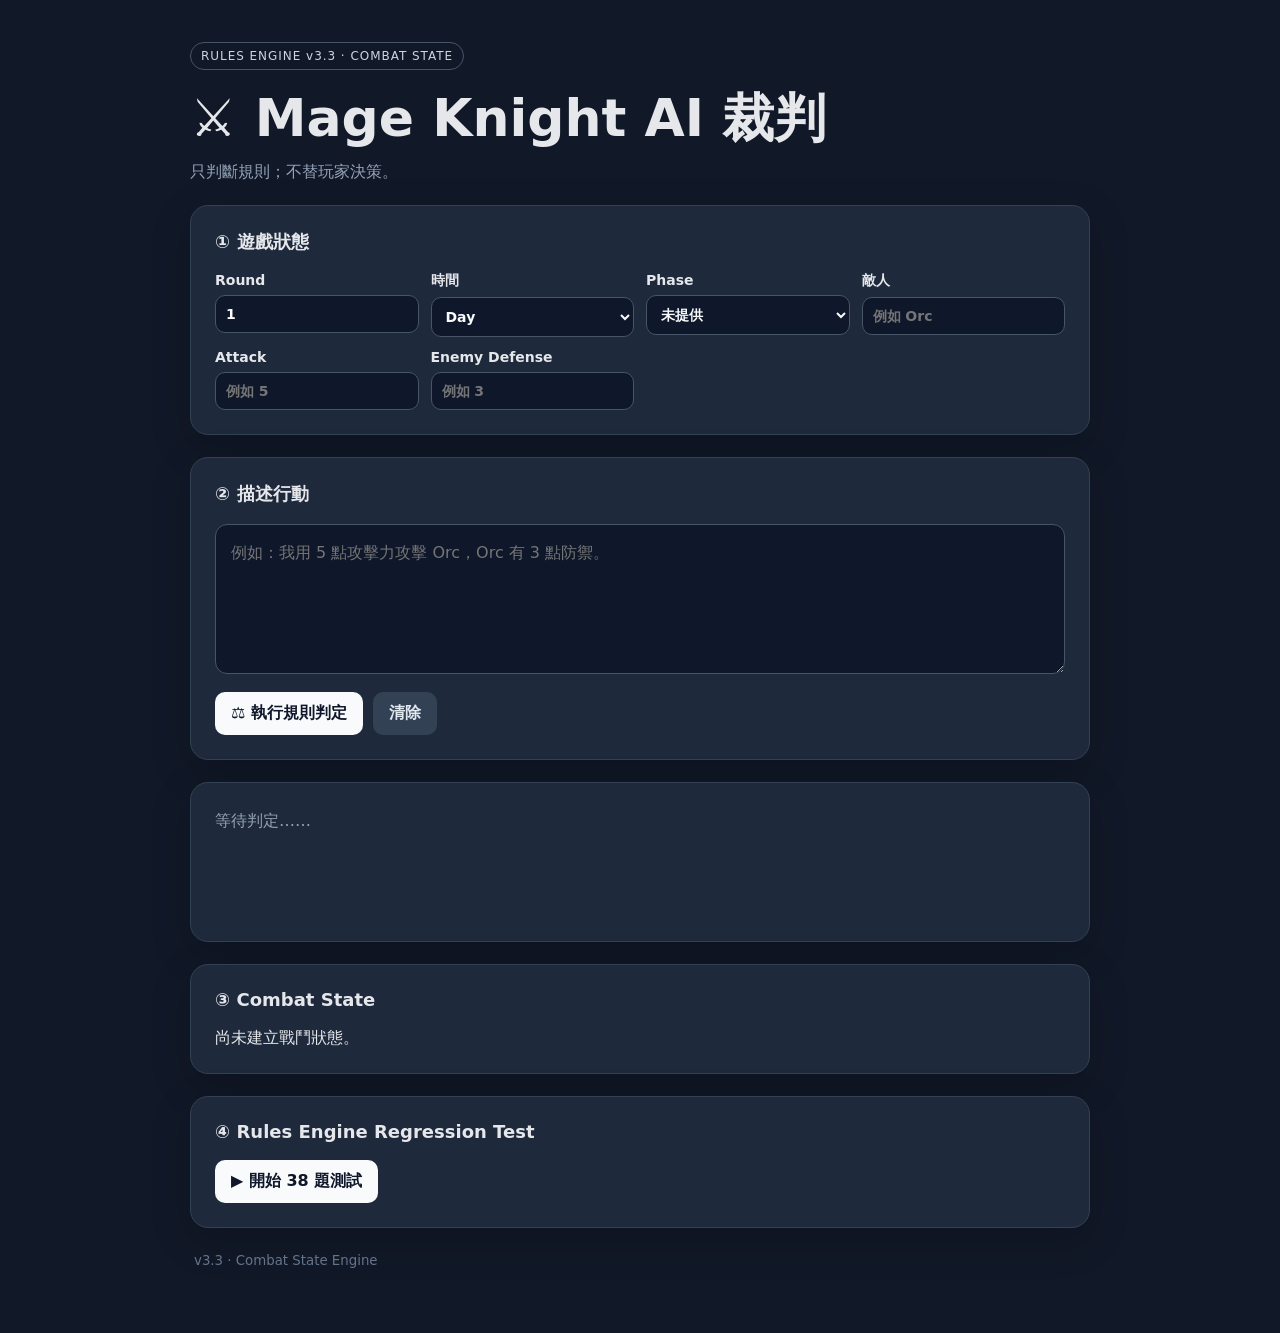
<file: index.html>
<!doctype html><html lang="zh-Hant"><head><meta charset="UTF-8"><meta name="viewport" content="width=device-width,initial-scale=1"><title>Mage Knight AI 裁判 v3.3</title><link rel="stylesheet" href="style.css"></head><body><main class="app"><header><div class="badge">RULES ENGINE v3.3 · COMBAT STATE</div><h1>⚔ Mage Knight AI 裁判</h1><p>只判斷規則；不替玩家決策。</p></header><section class="panel"><h2>① 遊戲狀態</h2><div class="grid"><label>Round<input id="round" type="number" value="1"></label><label>時間<select id="time"><option>Day</option><option>Night</option></select></label><label>Phase<select id="phase"><option value="unknown">未提供</option><option>Attack</option><option>Block</option><option>Movement</option><option>Interaction</option><option>Ranged/Siege</option><option>End of Turn</option></select></label><label>敵人<input id="enemy" placeholder="例如 Orc"></label><label>Attack<input id="attack" type="number" placeholder="例如 5"></label><label>Enemy Defense<input id="enemyDefense" type="number" placeholder="例如 3"></label></div></section><section class="panel"><h2>② 描述行動</h2><textarea id="action" placeholder="例如：我用 5 點攻擊力攻擊 Orc，Orc 有 3 點防禦。"></textarea><div class="controls"><button id="checkBtn">⚖ 執行規則判定</button><button id="clearBtn" class="secondary">清除</button></div></section><section id="result" class="result empty">等待判定……</section><section class="panel"><h2>③ Combat State</h2><div id="combatSnapshot">尚未建立戰鬥狀態。</div></section><section class="panel"><h2>④ Rules Engine Regression Test</h2><button id="runRegression">▶ 開始 38 題測試</button><div id="testSummary" class="test-summary" hidden></div><div id="testList" class="test-list"></div></section><footer><small>v3.3 · Combat State Engine</small></footer></main><script src="app.js?v=3.3.1"></script><script>const action=document.getElementById('action'),result=document.getElementById('result');function ui(){return{round:+round.value||1,time:time.value,phase:phase.value,enemy:enemy.value.trim(),attack:attack.value===''?undefined:+attack.value,enemyDefense:enemyDefense.value===''?undefined:+enemyDefense.value,unitState:'unknown'}}function run(){const r=check(action.value,ui());result.className='result '+r.type;result.innerHTML='<div class="verdict">'+(r.title||r.type)+'</div><div>'+r.body+'</div><div class="rule-id">Rule: '+(r.ruleId||'—')+'</div>';if(r.normalized?.action==='attack')document.getElementById('combatSnapshot').innerHTML='Target: '+(r.normalized.entities.enemy||enemy.value||'—')+' · Attack: '+(r.normalized.entities.attack??attack.value??'—')+' · Defense: '+(r.normalized.entities.enemyDefense??enemyDefense.value??'—')+' · Damage: '+(r.normalized.entities.damage??'—')}document.getElementById('checkBtn').onclick=run;document.getElementById('clearBtn').onclick=()=>{action.value='';result.className='result empty';result.textContent='等待判定……'};const REG=[['R-001','我這回合第二次使用已經 Spent 的 Unit。',{unitState:'unknown'},'violation'],['R-002','我再次使用這個 Unit。',{unitState:'unknown'},'insufficient'],['R-003','Concentration 取得 Mana。',{},'ok'],['R-004','我在 Block 階段 Block。',{phase:'Block'},'ok'],['R-005','我在 Attack 階段 Block。',{phase:'Attack'},'violation'],['R-006','我用 Block 防禦敵人的攻擊。',{phase:'unknown'},'insufficient'],['R-007','我攻擊敵人。',{},'insufficient'],['R-008','我要移動到森林。',{},'insufficient'],['R-009','我使用 Unit。',{unitState:'unknown'},'insufficient'],['R-010','我這回合第二次使用已經 Spent 的 Unit',{unitState:'ready'},'violation'],['R-011','',{},'insufficient'],['R-012','這個行動是否合法？',{},'insufficient'],['R-013','這個行動一定合法。',{},'insufficient'],['R-014','我要移動到森林。',{},'insufficient'],['R-015','我要攻擊敵人。',{},'insufficient'],['R-016','晚上我要移動到森林。',{time:'Night'},'insufficient'],['R-017','我使用 Unit。',{unitState:'unknown'},'insufficient'],['R-018','我再次啟動 Unit。',{unitState:'unknown'},'insufficient'],['R-019','我再次啟動已用過的 Unit。',{},'violation'],['R-020','Concentration 取得 魔力。',{},'ok'],['R-021','我在白天移動到森林。',{time:'Day'},'insufficient'],['R-022','我在 Attack 階段 Block。',{phase:'Attack'},'violation'],['R-023','我在 Block 階段 Block。',{phase:'Block'},'ok'],['R-024','我在 Block 階段用 Block 防禦敵人的攻擊。',{phase:'Block'},'ok'],['R-025','attack enemy',{},'insufficient'],['R-026','move to forest',{},'insufficient'],['R-027','use unit again',{},'insufficient'],['R-028','use spent unit again',{},'violation'],['R-029','concentration mana',{},'ok'],['R-030','我不確定這個行動可以嗎？',{},'insufficient'],['R-031','我再次使用這個 Unit。',{unitState:'spent'},'violation'],['R-032','我再次使用這個 Unit。',{unitState:'ready'},'insufficient'],['R-033','我攻擊敵人。',{phase:'Attack'},'insufficient'],['R-034','我移動到森林。',{time:'Night'},'insufficient'],['R-035','未知行動。',{},'insufficient'],['R-036','是否合法',{},'insufficient'],['R-037','我一定合法。',{},'insufficient'],['R-038','Concentration 取得 Mana',{},'ok']];document.getElementById('runRegression').onclick=()=>{let p=0;testList.innerHTML='';REG.forEach(([id,t,s,e])=>{const r=check(t,s),ok=r.type===e;if(ok)p++;testList.innerHTML+=`<div>${ok?'✓':'✗'} ${id} · expected ${e} · got ${r.type} · ${r.ruleId||'-'}</div>`});testSummary.hidden=false;testSummary.textContent=(p===38?'PASS':'FAIL')+' — '+p+'/38 passed';testSummary.className='test-summary '+(p===38?'test-pass':'test-fail')};</script></body></html>
</file>
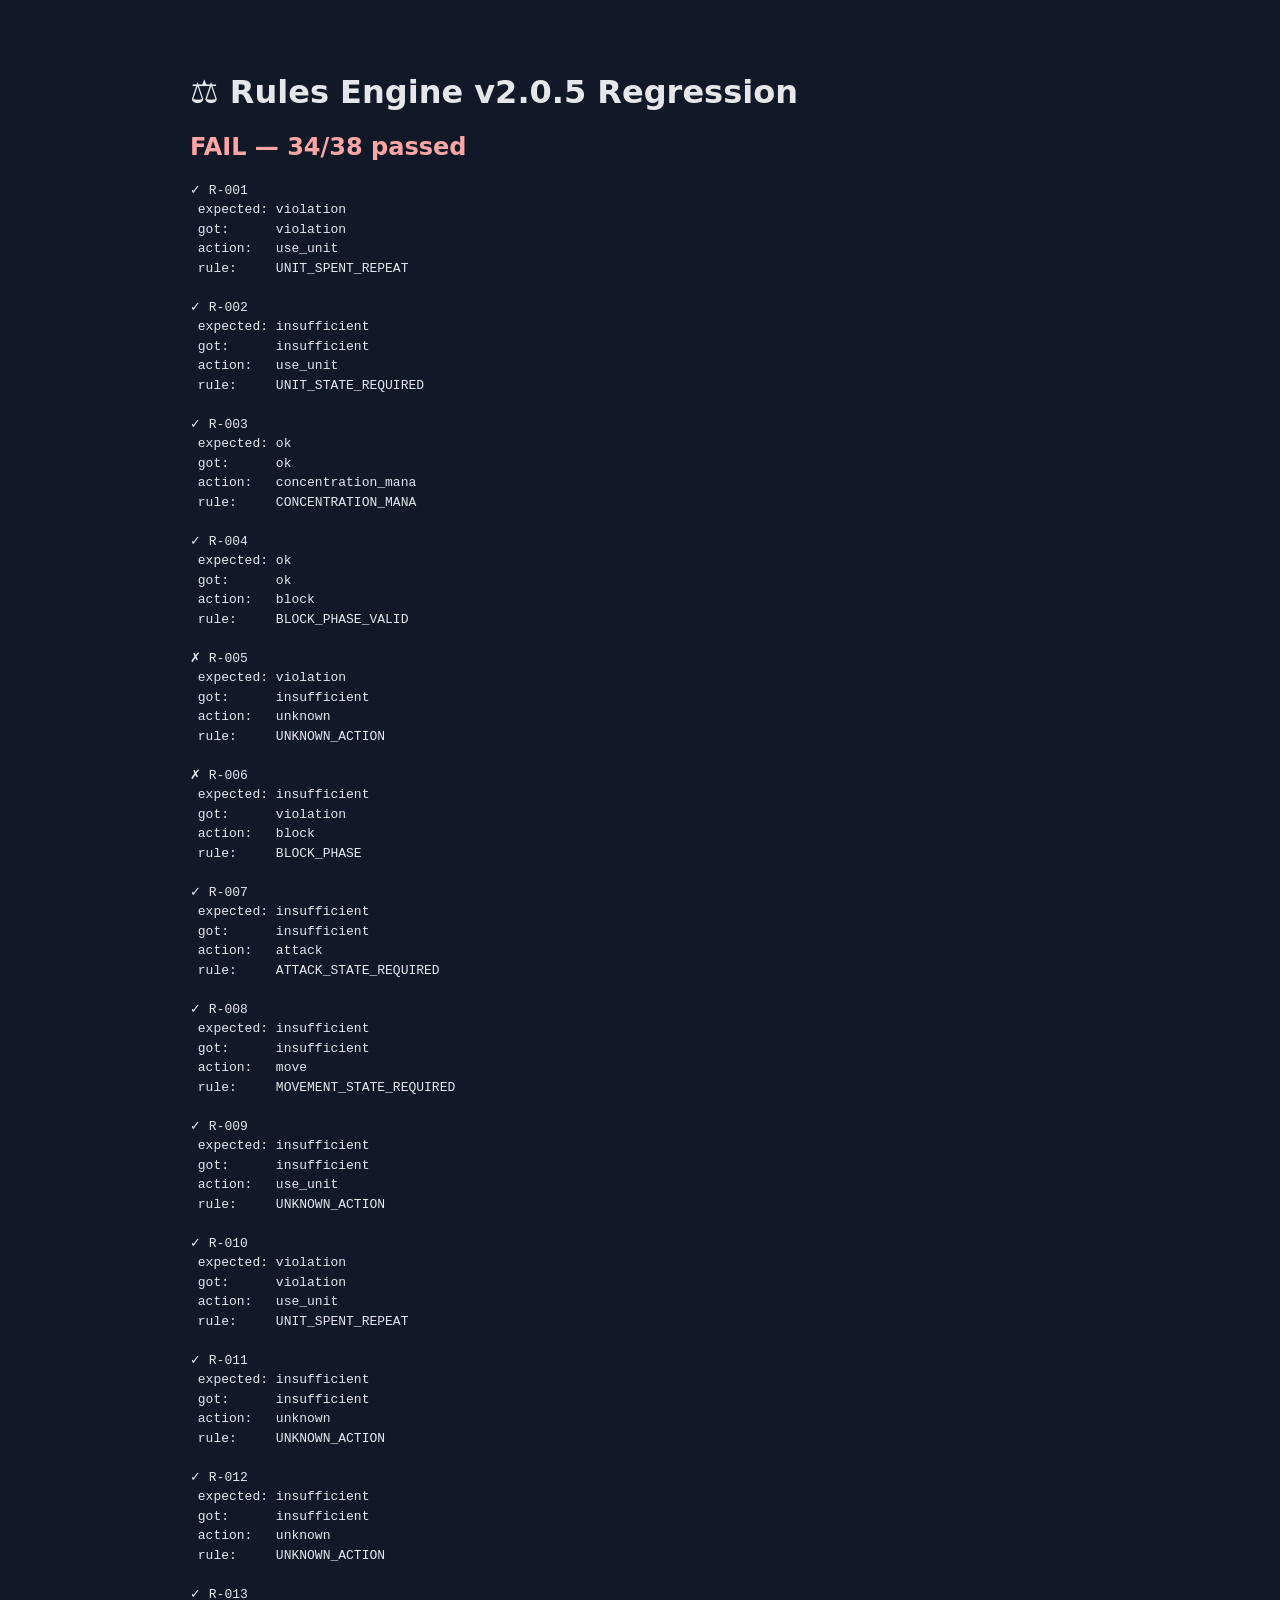
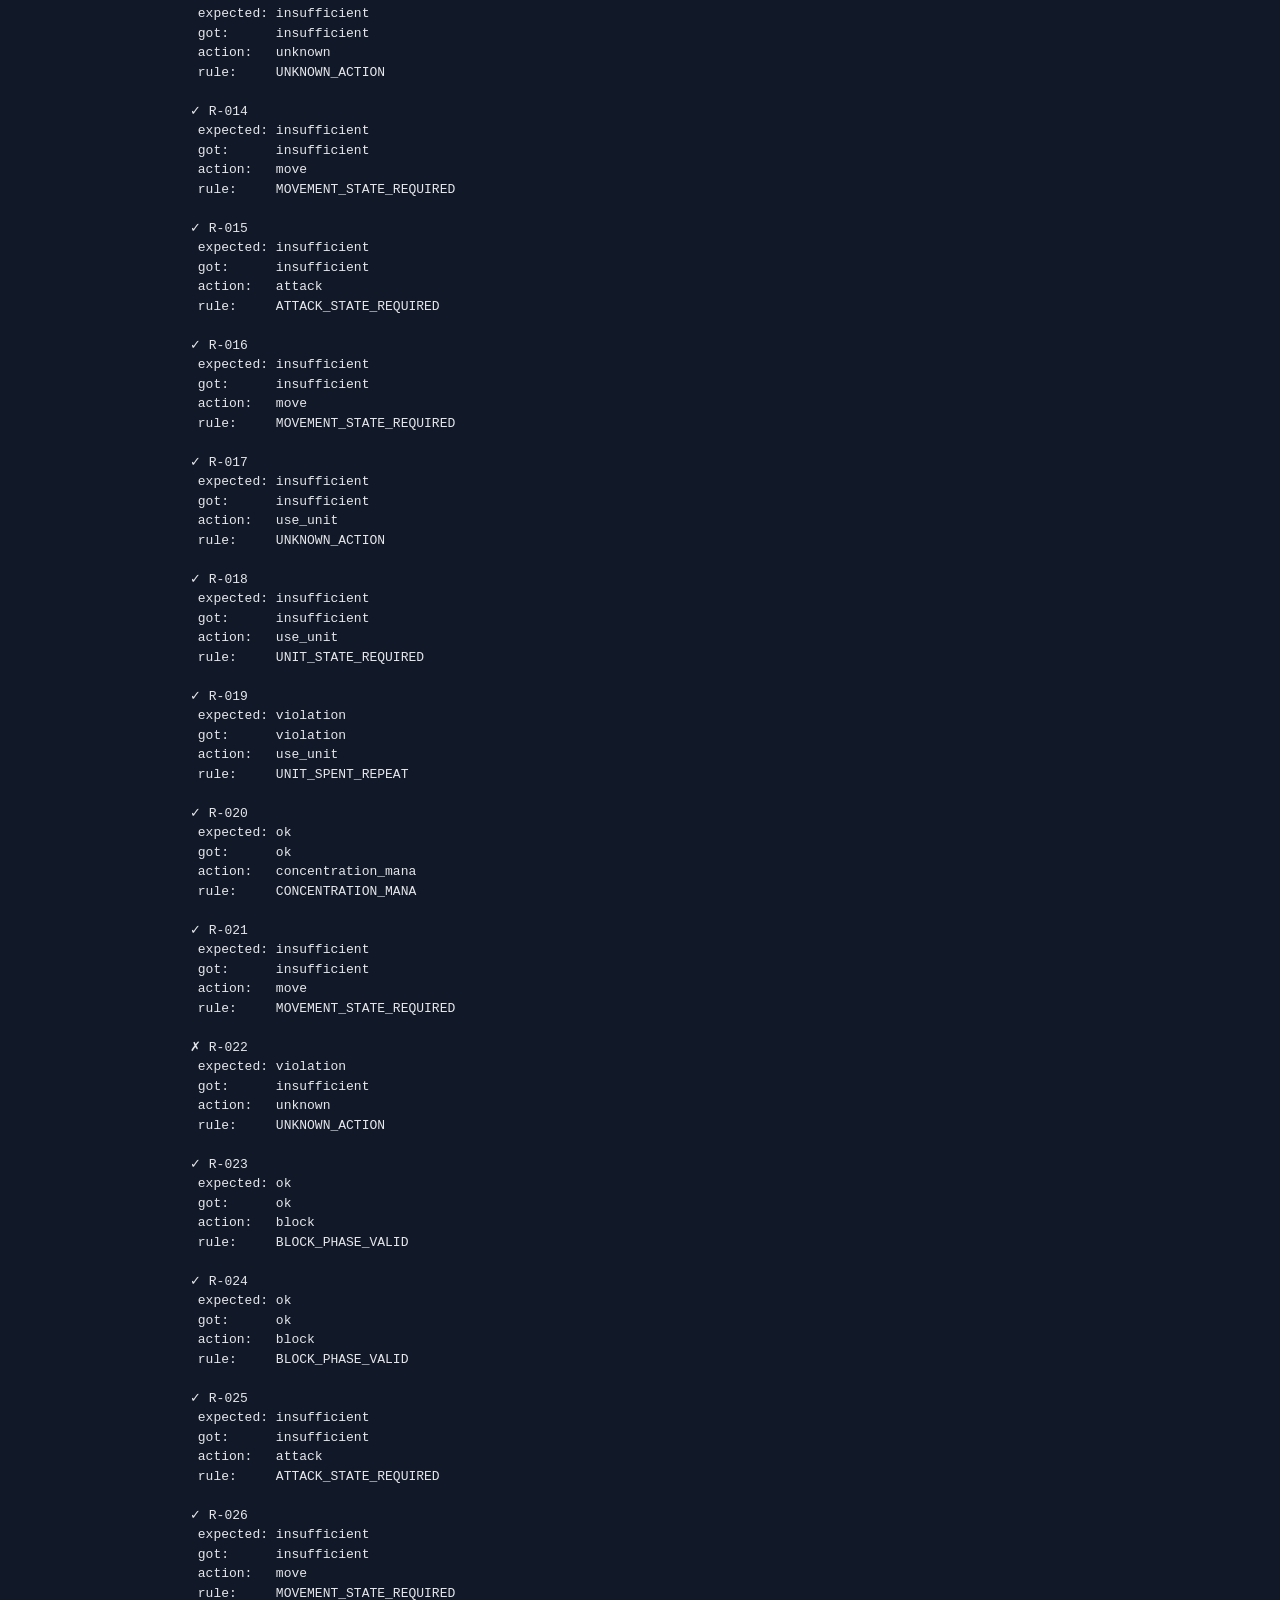
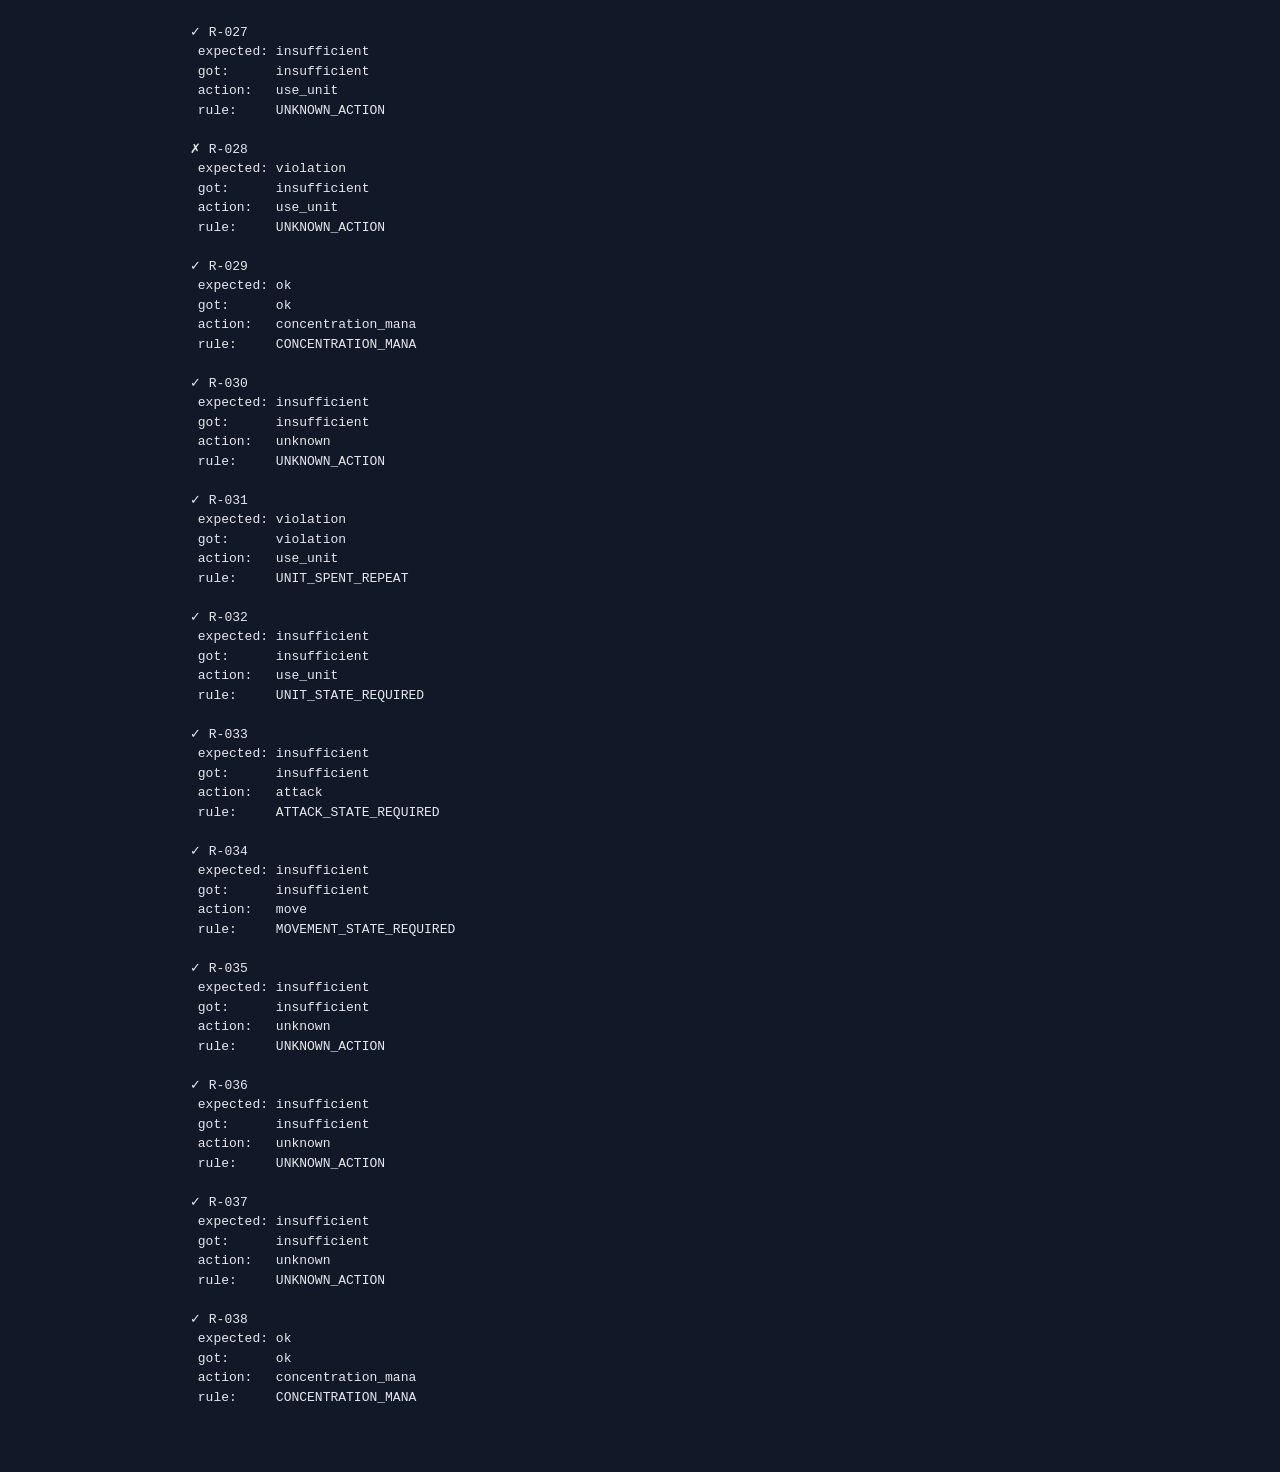
<file: regression-v2.html>
<!doctype html><html lang="zh-Hant"><meta charset="utf-8"><meta name="viewport" content="width=device-width,initial-scale=1"><title>Rules Engine v2.0.5 Regression</title><style>body{font-family:system-ui,"Microsoft JhengHei",sans-serif;max-width:900px;margin:32px auto;padding:20px;background:#111827;color:#e5e7eb}.pass{color:#86efac}.fail{color:#fca5a5}pre{white-space:pre-wrap;line-height:1.5}</style><h1>⚖ Rules Engine v2.0.5 Regression</h1><div id="summary">Running…</div><pre id="details"></pre><script src="./engine-v2.0.5.js"></script><script>(function(){const C=[['R-001','我這回合第二次使用已經 Spent 的 Unit。',{unitState:'unknown'},'violation'],['R-002','我再次使用這個 Unit。',{unitState:'unknown'},'insufficient'],['R-003','Concentration 取得 Mana。',{},'ok'],['R-004','我在 Block 階段 Block。',{phase:'Block'},'ok'],['R-005','我在 Attack 階段 Block。',{phase:'Attack'},'violation'],['R-006','我用 Block 防禦敵人的攻擊。',{phase:'unknown'},'insufficient'],['R-007','我攻擊敵人。',{},'insufficient'],['R-008','我要移動到森林。',{},'insufficient'],['R-009','我使用 Unit。',{unitState:'unknown'},'insufficient'],['R-010','我這回合第二次使用已經 Spent 的 Unit',{unitState:'ready'},'violation'],['R-011','',{},'insufficient'],['R-012','這個行動是否合法？',{},'insufficient'],['R-013','這個行動一定合法。',{},'insufficient'],['R-014','我要移動到森林。',{},'insufficient'],['R-015','我要攻擊敵人。',{},'insufficient'],['R-016','晚上我要移動到森林。',{time:'Night'},'insufficient'],['R-017','我使用 Unit。',{unitState:'unknown'},'insufficient'],['R-018','我再次啟動 Unit。',{unitState:'unknown'},'insufficient'],['R-019','我再次啟動已用過的 Unit。',{},'violation'],['R-020','Concentration 取得 魔力。',{},'ok'],['R-021','我在白天移動到森林。',{time:'Day'},'insufficient'],['R-022','我在 Attack 階段 Block。',{phase:'Attack'},'violation'],['R-023','我在 Block 階段 Block。',{phase:'Block'},'ok'],['R-024','我在 Block 階段用 Block 防禦敵人的攻擊。',{phase:'Block'},'ok'],['R-025','attack enemy',{},'insufficient'],['R-026','move to forest',{},'insufficient'],['R-027','use unit again',{},'insufficient'],['R-028','use spent unit again',{},'violation'],['R-029','concentration mana',{},'ok'],['R-030','我不確定這個行動可以嗎？',{},'insufficient'],['R-031','我再次使用這個 Unit。',{unitState:'spent'},'violation'],['R-032','我再次使用這個 Unit。',{unitState:'ready'},'insufficient'],['R-033','我攻擊敵人。',{phase:'Attack'},'insufficient'],['R-034','我移動到森林。',{time:'Night'},'insufficient'],['R-035','未知行動。',{},'insufficient'],['R-036','是否合法',{},'insufficient'],['R-037','我一定合法。',{},'insufficient'],['R-038','Concentration 取得 Mana',{},'ok']];let p=0,f=0,a=[];C.forEach(([id,t,s,e])=>{const r=check(t,s),ok=r.type===e;ok?p++:f++;a.push((ok?'✓':'✗')+' '+id+'\n expected: '+e+'\n got:      '+r.type+'\n action:   '+(r.normalized?.action||'-')+'\n rule:     '+(r.ruleId||'-'))});document.getElementById('summary').innerHTML='<h2 class="'+(f?'fail':'pass')+'">'+(f?'FAIL':'PASS')+' — '+p+'/38 passed</h2>';document.getElementById('details').textContent=a.join('\n\n')})();</script></html>
</file>
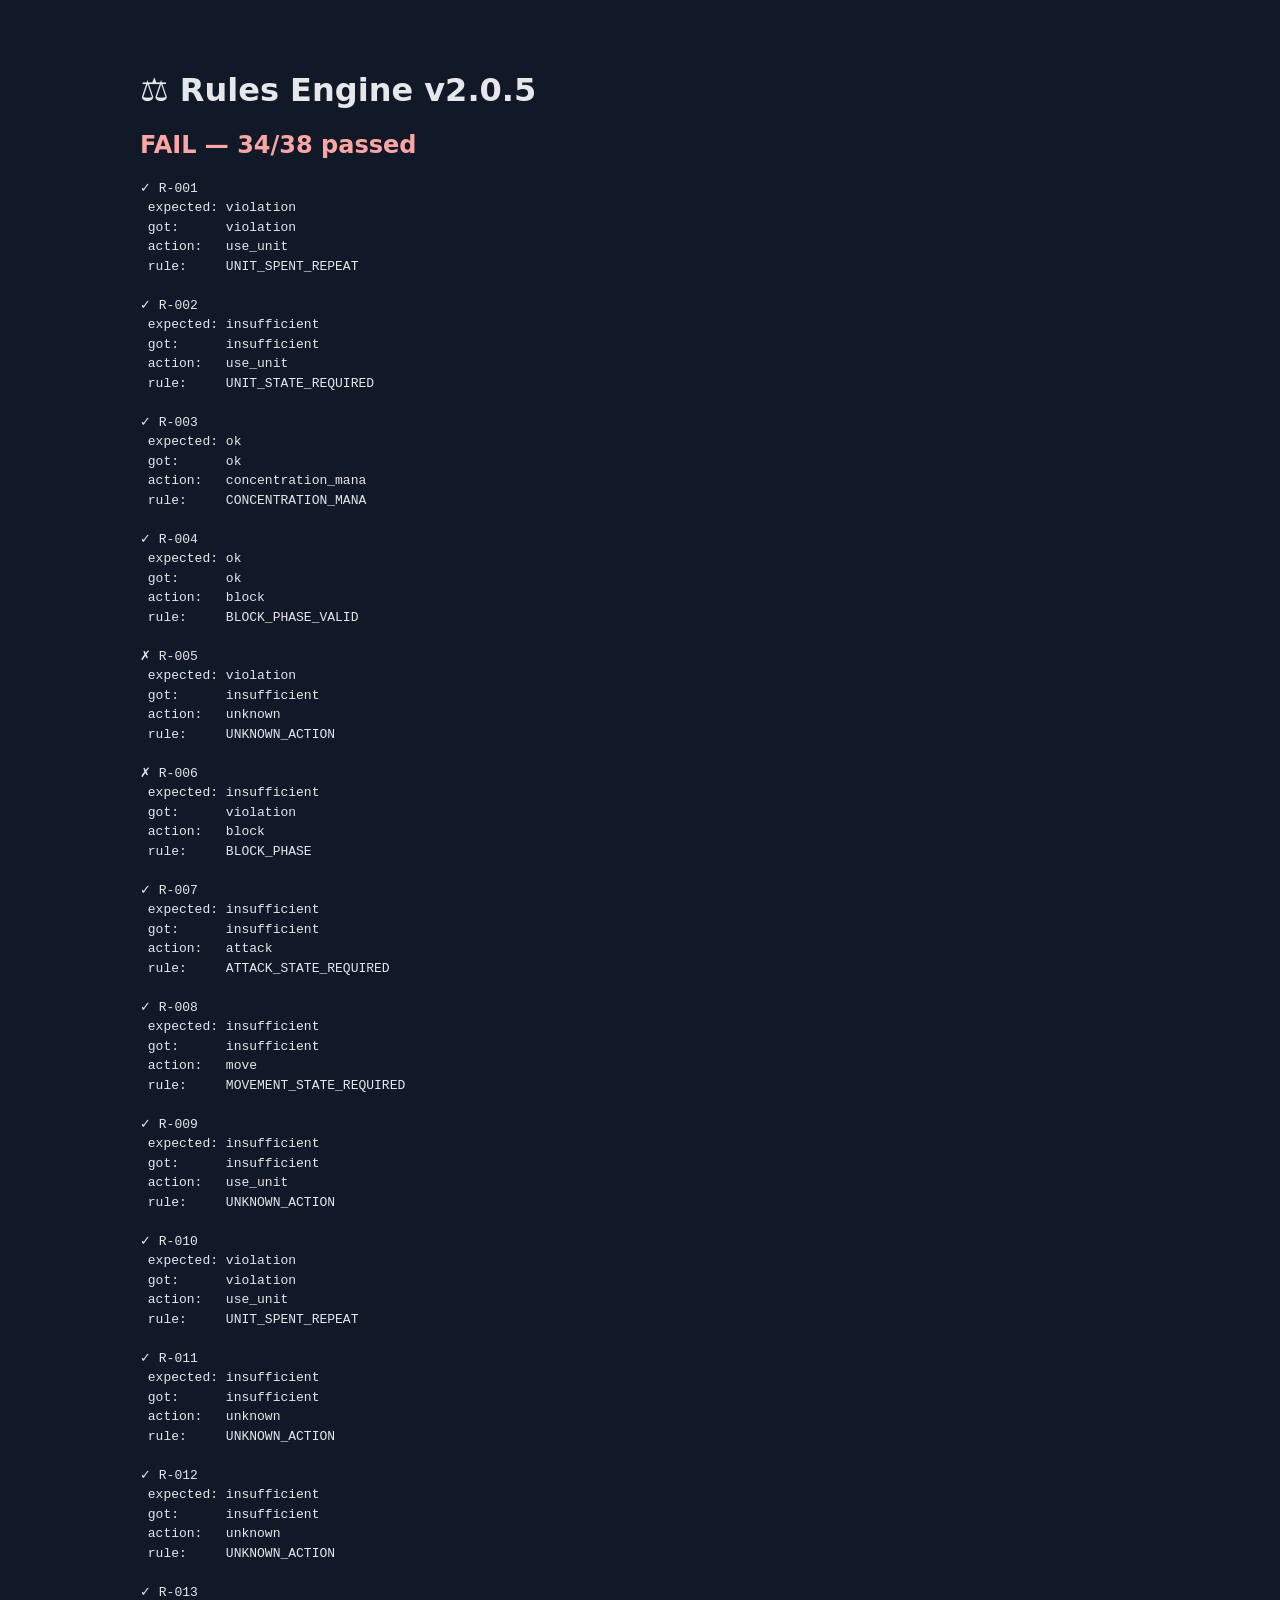
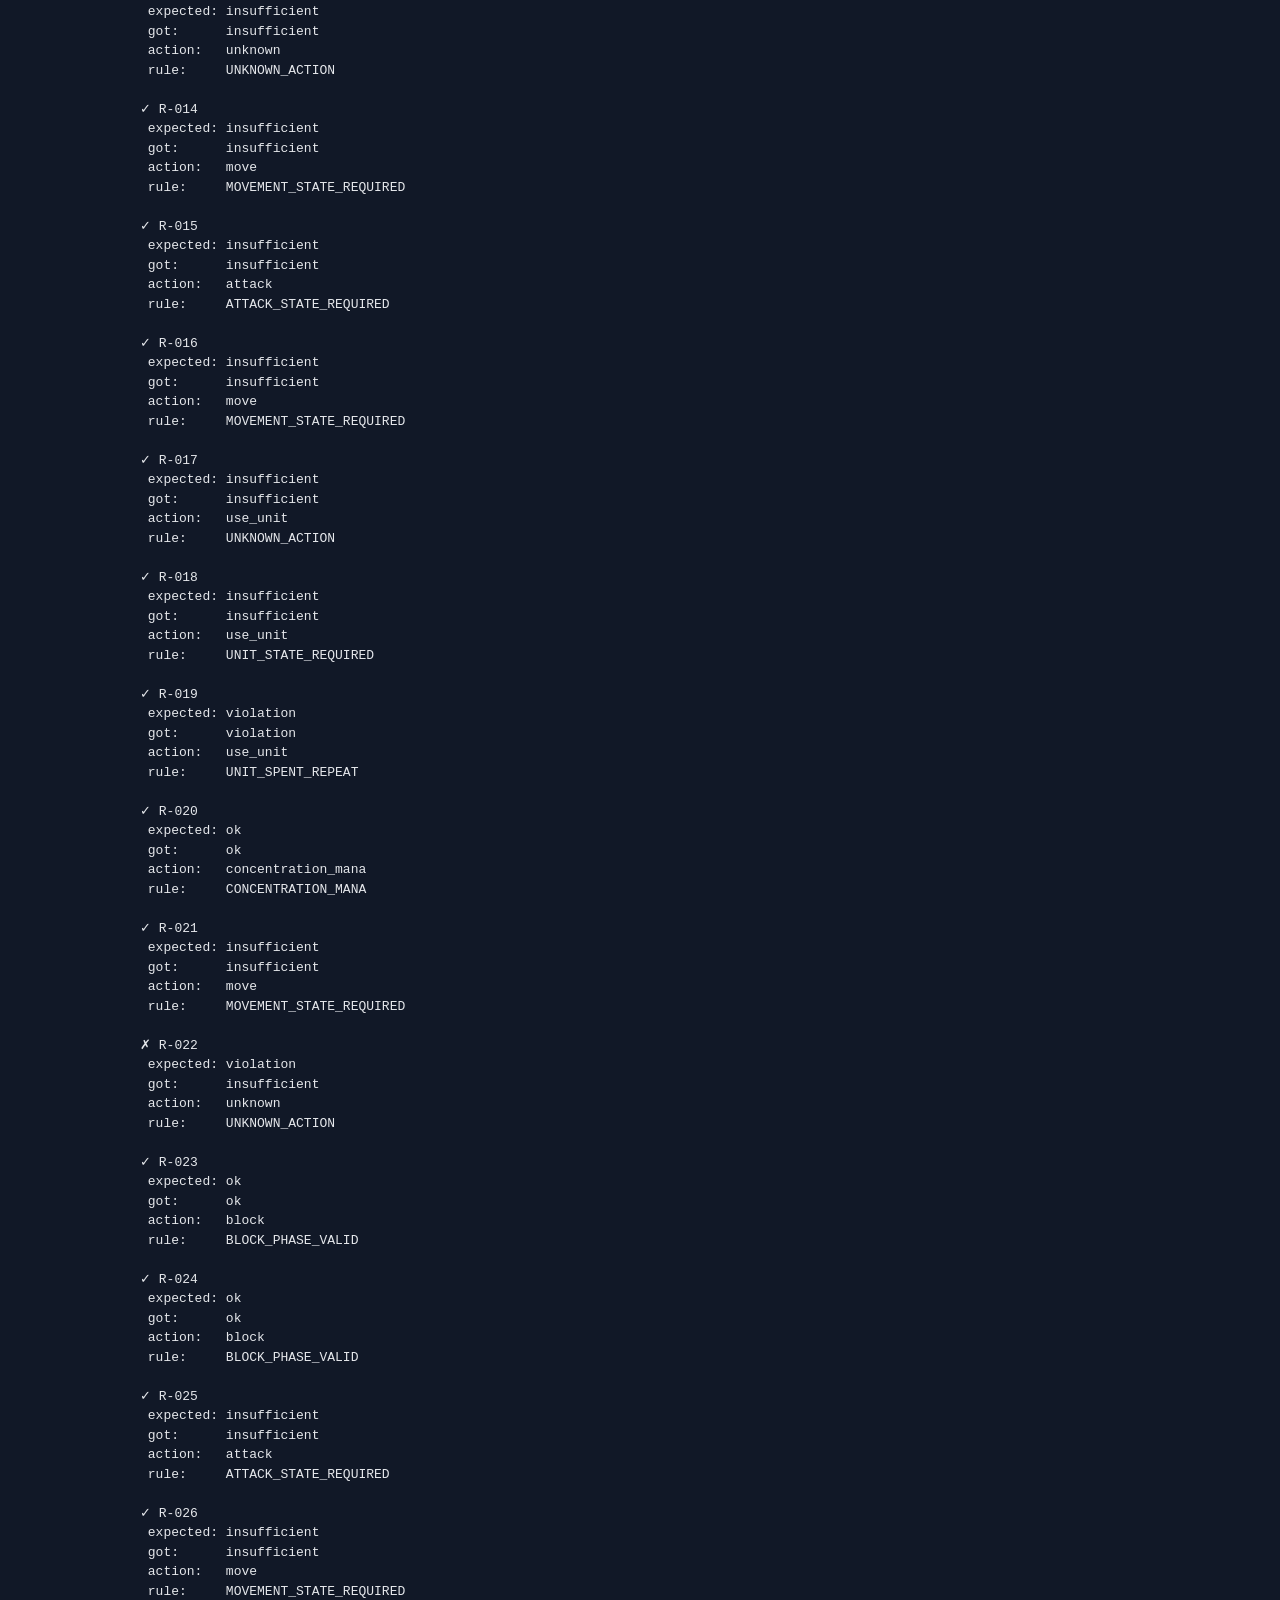
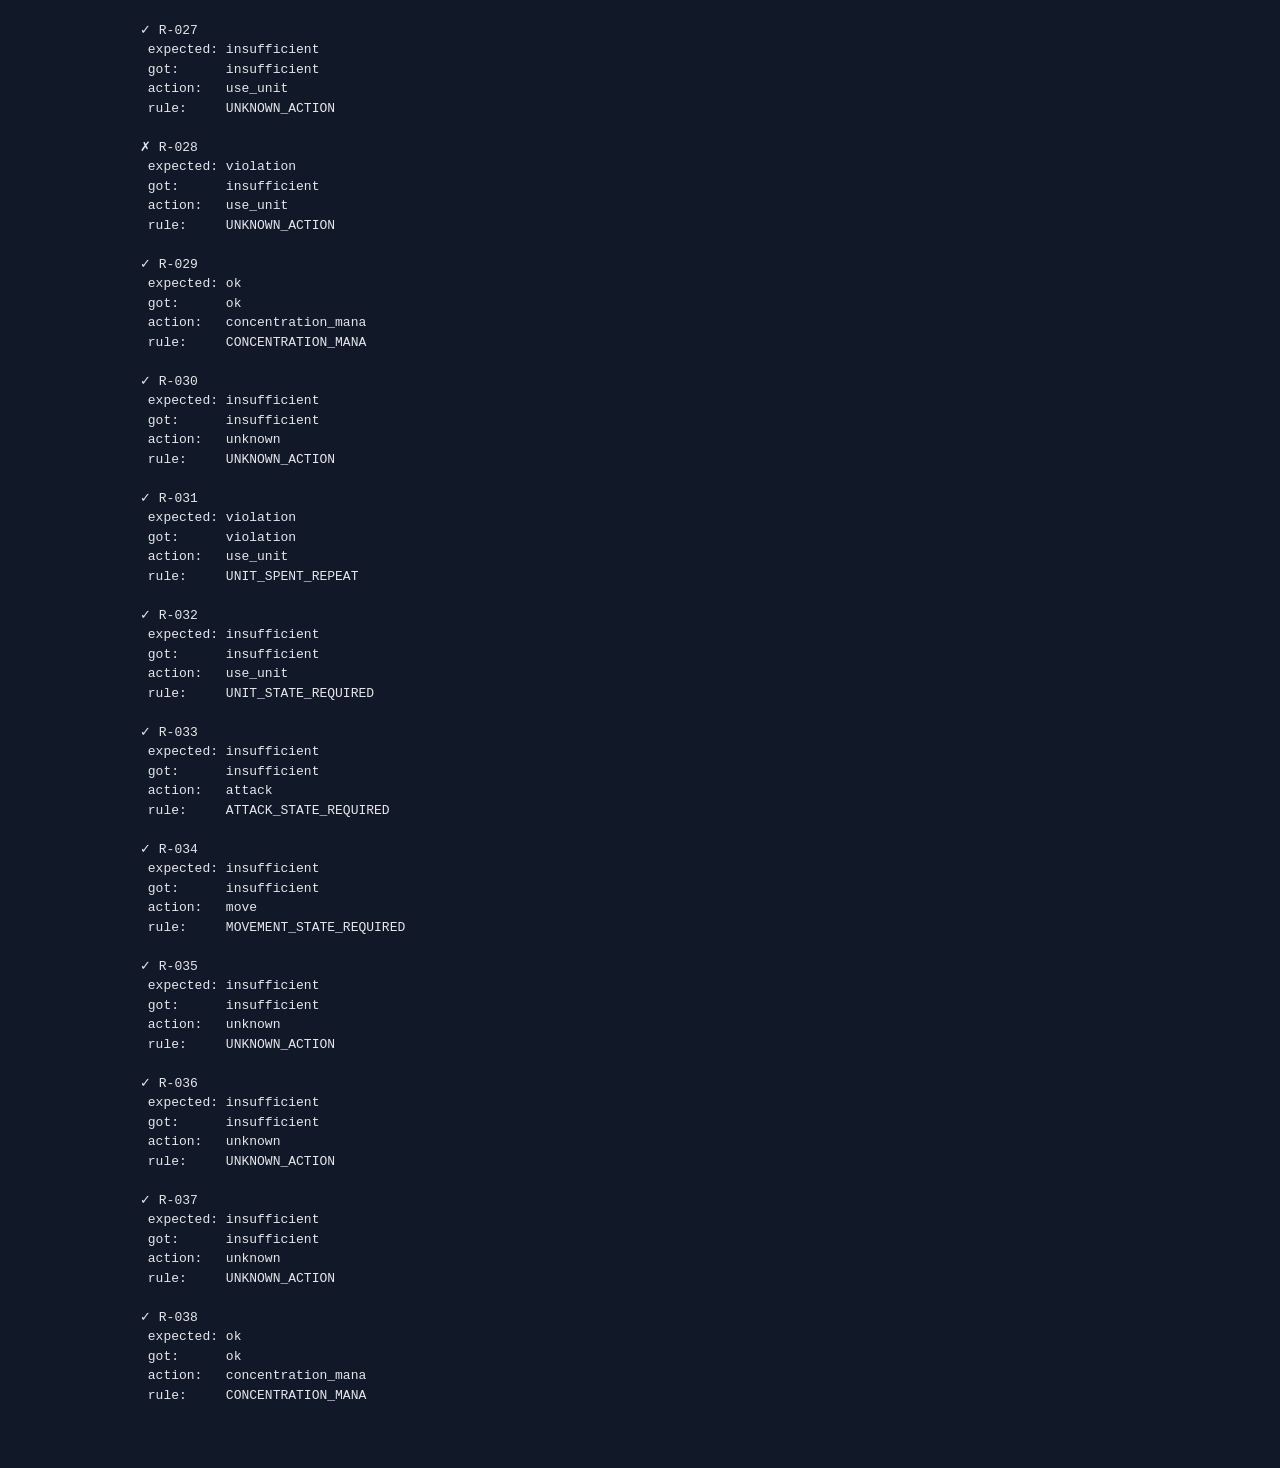
<file: tests/regression-v2.0.5.html>
<!doctype html><html lang="zh-Hant"><meta charset="utf-8"><title>Rules Engine v2.0.5 Regression</title><style>body{font-family:system-ui,"Microsoft JhengHei";max-width:1000px;margin:30px auto;padding:20px;background:#111827;color:#e5e7eb}.pass{color:#86efac}.fail{color:#fca5a5}pre{white-space:pre-wrap;line-height:1.5}</style><h1>⚖ Rules Engine v2.0.5</h1><div id="summary">Running...</div><pre id="details"></pre><script src="../engine-v2.0.5.js"></script><script>const C=[['R-001','我這回合第二次使用已經 Spent 的 Unit。',{unitState:'unknown'},'violation'],['R-002','我再次使用這個 Unit。',{unitState:'unknown'},'insufficient'],['R-003','Concentration 取得 Mana。',{},'ok'],['R-004','我在 Block 階段 Block。',{phase:'Block'},'ok'],['R-005','我在 Attack 階段 Block。',{phase:'Attack'},'violation'],['R-006','我用 Block 防禦敵人的攻擊。',{phase:'unknown'},'insufficient'],['R-007','我攻擊敵人。',{},'insufficient'],['R-008','我要移動到森林。',{},'insufficient'],['R-009','我使用 Unit。',{unitState:'unknown'},'insufficient'],['R-010','我這回合第二次使用已經 Spent 的 Unit',{unitState:'ready'},'violation'],['R-011','',{},'insufficient'],['R-012','這個行動是否合法？',{},'insufficient'],['R-013','這個行動一定合法。',{},'insufficient'],['R-014','我要移動到森林。',{},'insufficient'],['R-015','我要攻擊敵人。',{},'insufficient'],['R-016','晚上我要移動到森林。',{time:'Night'},'insufficient'],['R-017','我使用 Unit。',{unitState:'unknown'},'insufficient'],['R-018','我再次啟動 Unit。',{unitState:'unknown'},'insufficient'],['R-019','我再次啟動已用過的 Unit。',{},'violation'],['R-020','Concentration 取得 魔力。',{},'ok'],['R-021','我在白天移動到森林。',{time:'Day'},'insufficient'],['R-022','我在 Attack 階段 Block。',{phase:'Attack'},'violation'],['R-023','我在 Block 階段 Block。',{phase:'Block'},'ok'],['R-024','我在 Block 階段用 Block 防禦敵人的攻擊。',{phase:'Block'},'ok'],['R-025','attack enemy',{},'insufficient'],['R-026','move to forest',{},'insufficient'],['R-027','use unit again',{},'insufficient'],['R-028','use spent unit again',{},'violation'],['R-029','concentration mana',{},'ok'],['R-030','我不確定這個行動可以嗎？',{},'insufficient'],['R-031','我再次使用這個 Unit。',{unitState:'spent'},'violation'],['R-032','我再次使用這個 Unit。',{unitState:'ready'},'insufficient'],['R-033','我攻擊敵人。',{phase:'Attack'},'insufficient'],['R-034','我移動到森林。',{time:'Night'},'insufficient'],['R-035','未知行動。',{},'insufficient'],['R-036','是否合法',{},'insufficient'],['R-037','我一定合法。',{},'insufficient'],['R-038','Concentration 取得 Mana',{},'ok']];let p=0,f=0,a=[];for(const [id,t,s,e] of C){const r=check(t,s),ok=r.type===e;ok?p++:f++;a.push(`${ok?'✓':'✗'} ${id}\n expected: ${e}\n got:      ${r.type}\n action:   ${r.normalized?.action||'-'}\n rule:     ${r.ruleId||'-'}`)}document.getElementById('summary').innerHTML=`<h2 class="${f?'fail':'pass'}">${f?'FAIL':'PASS'} — ${p}/38 passed</h2>`;document.getElementById('details').textContent=a.join('\n\n');</script></html>
</file>
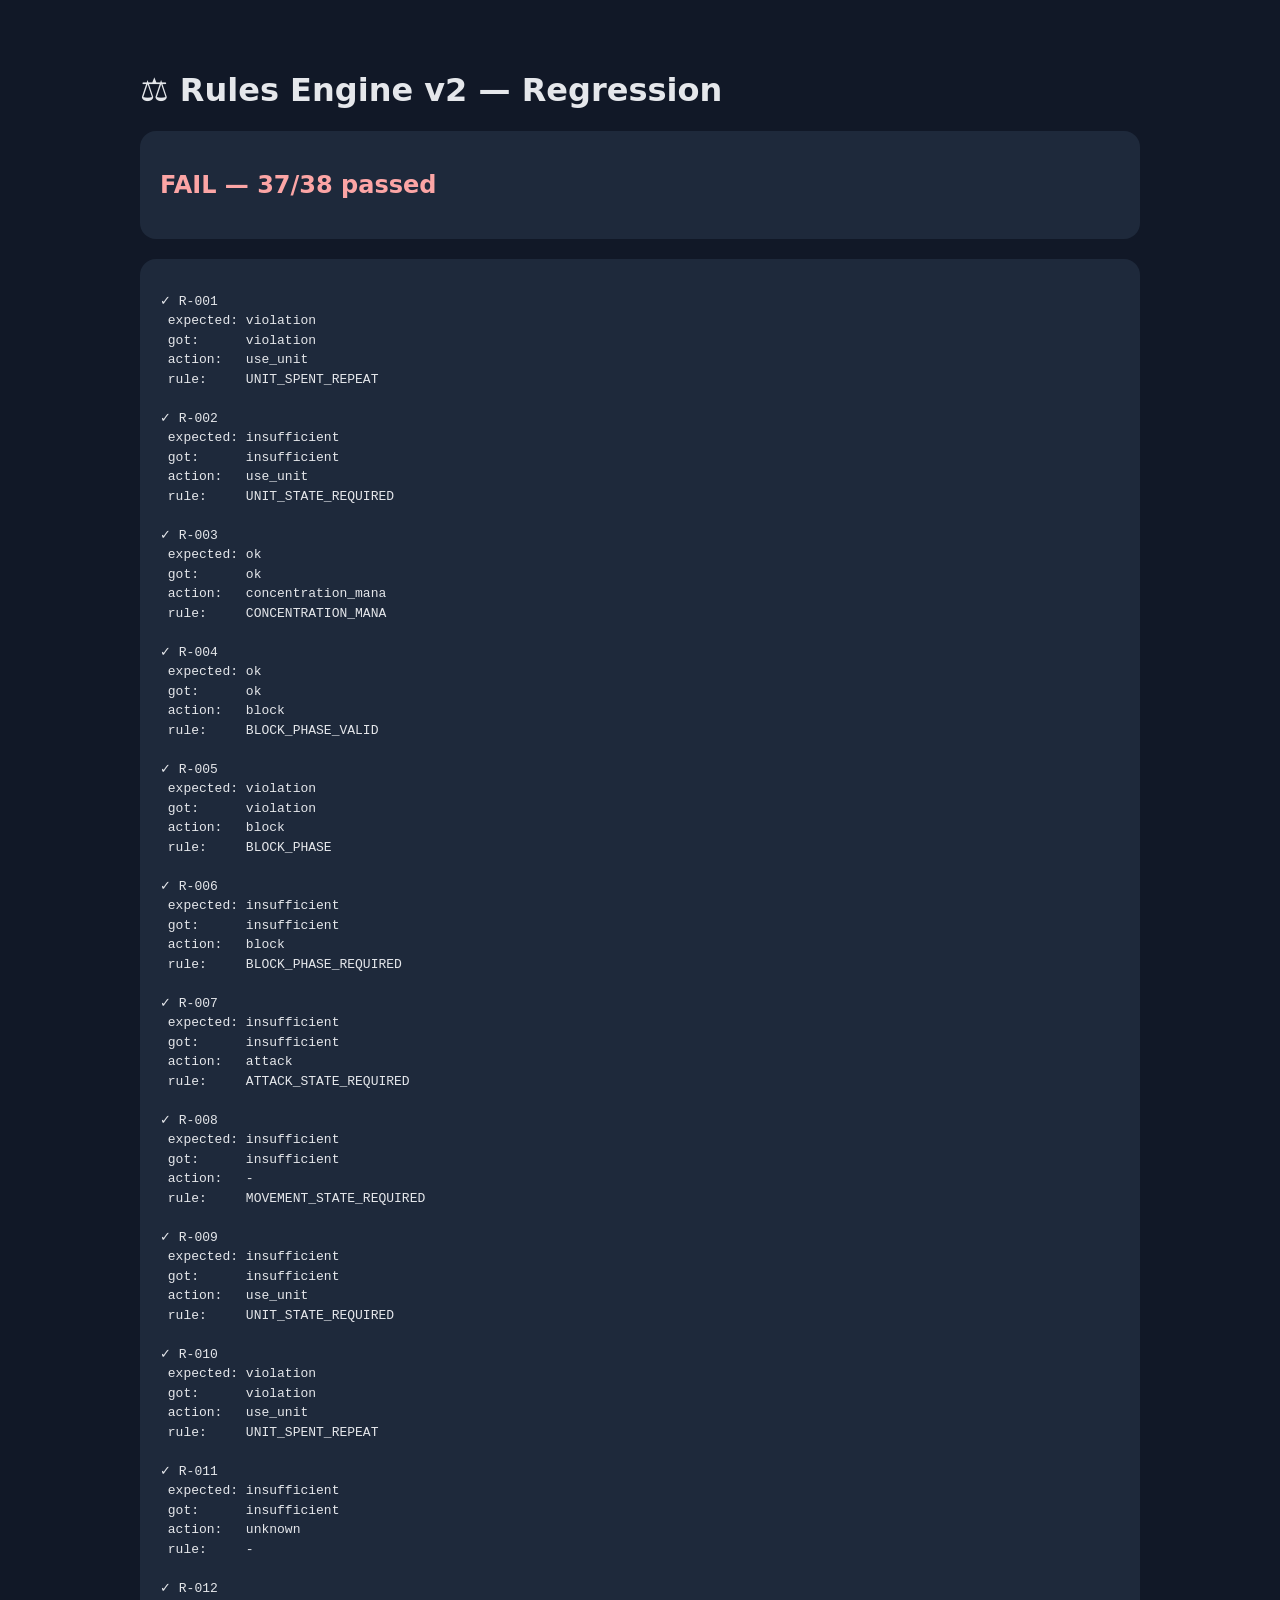
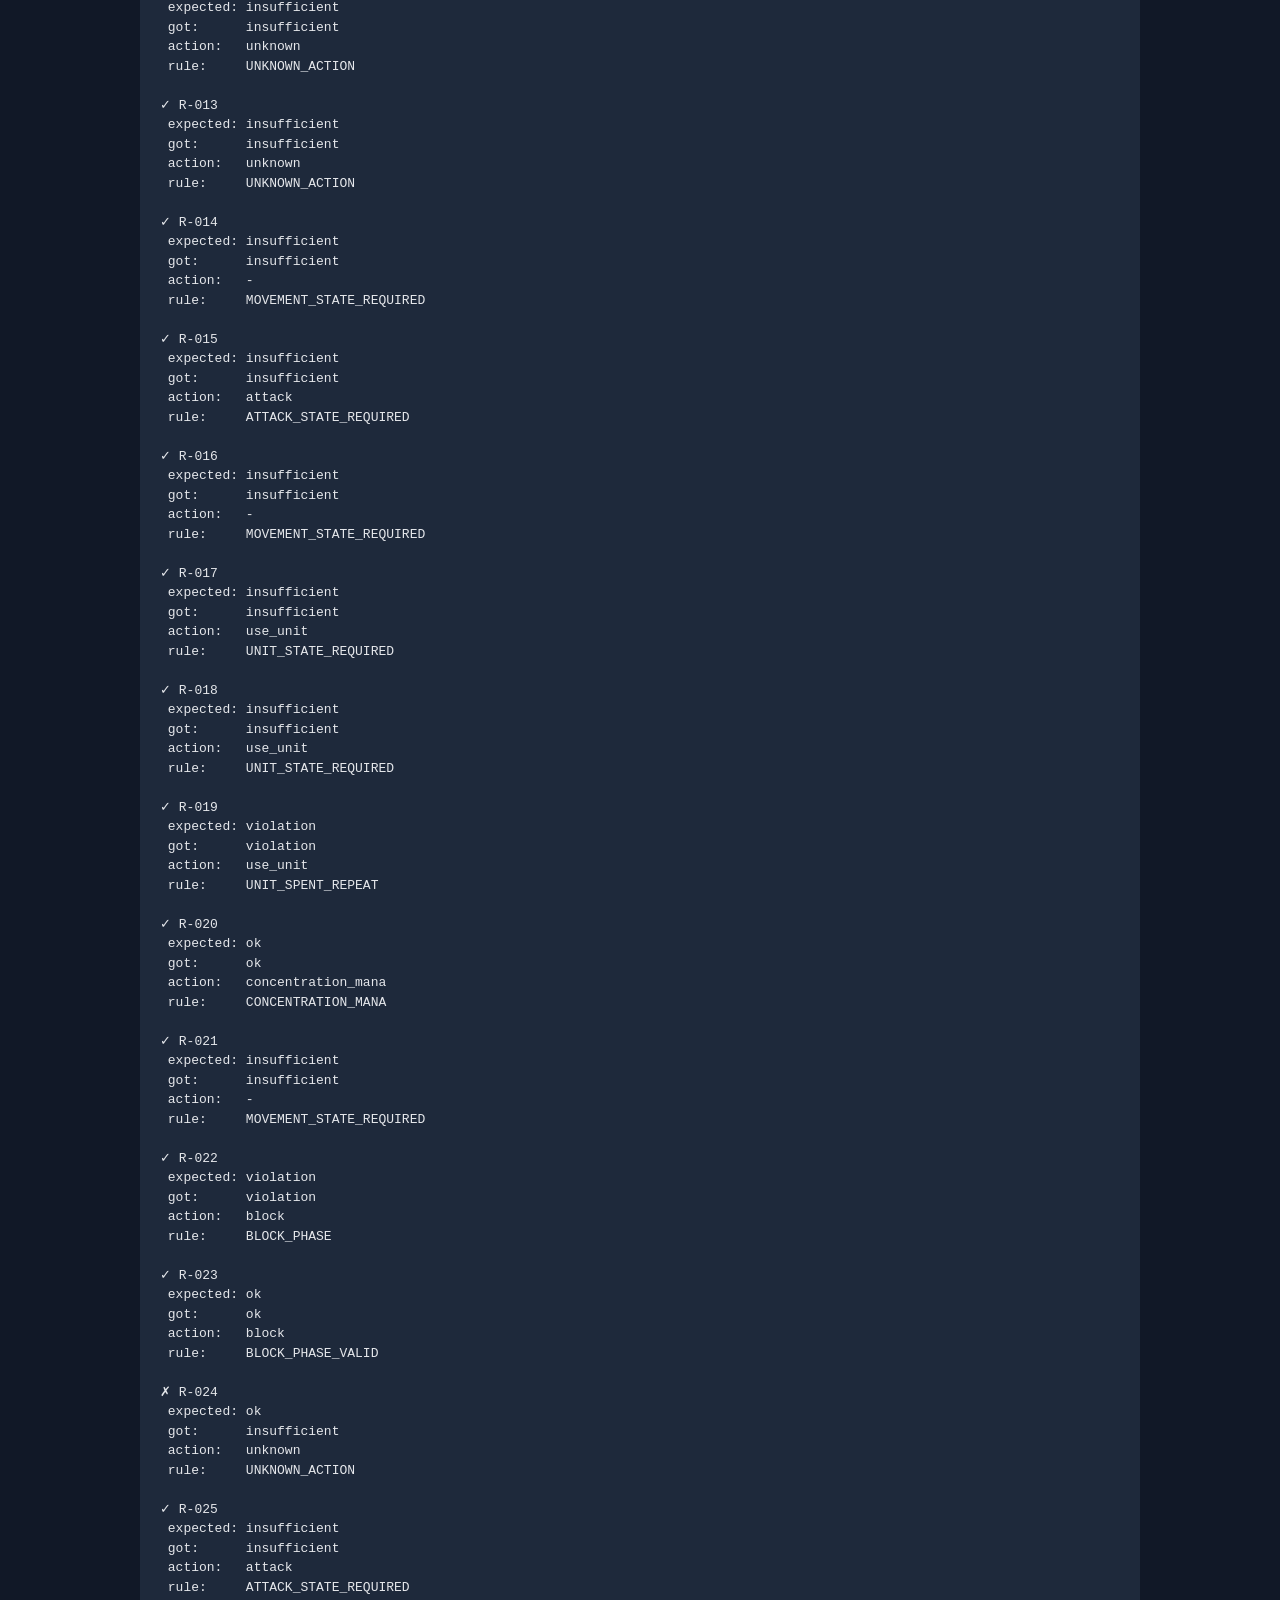
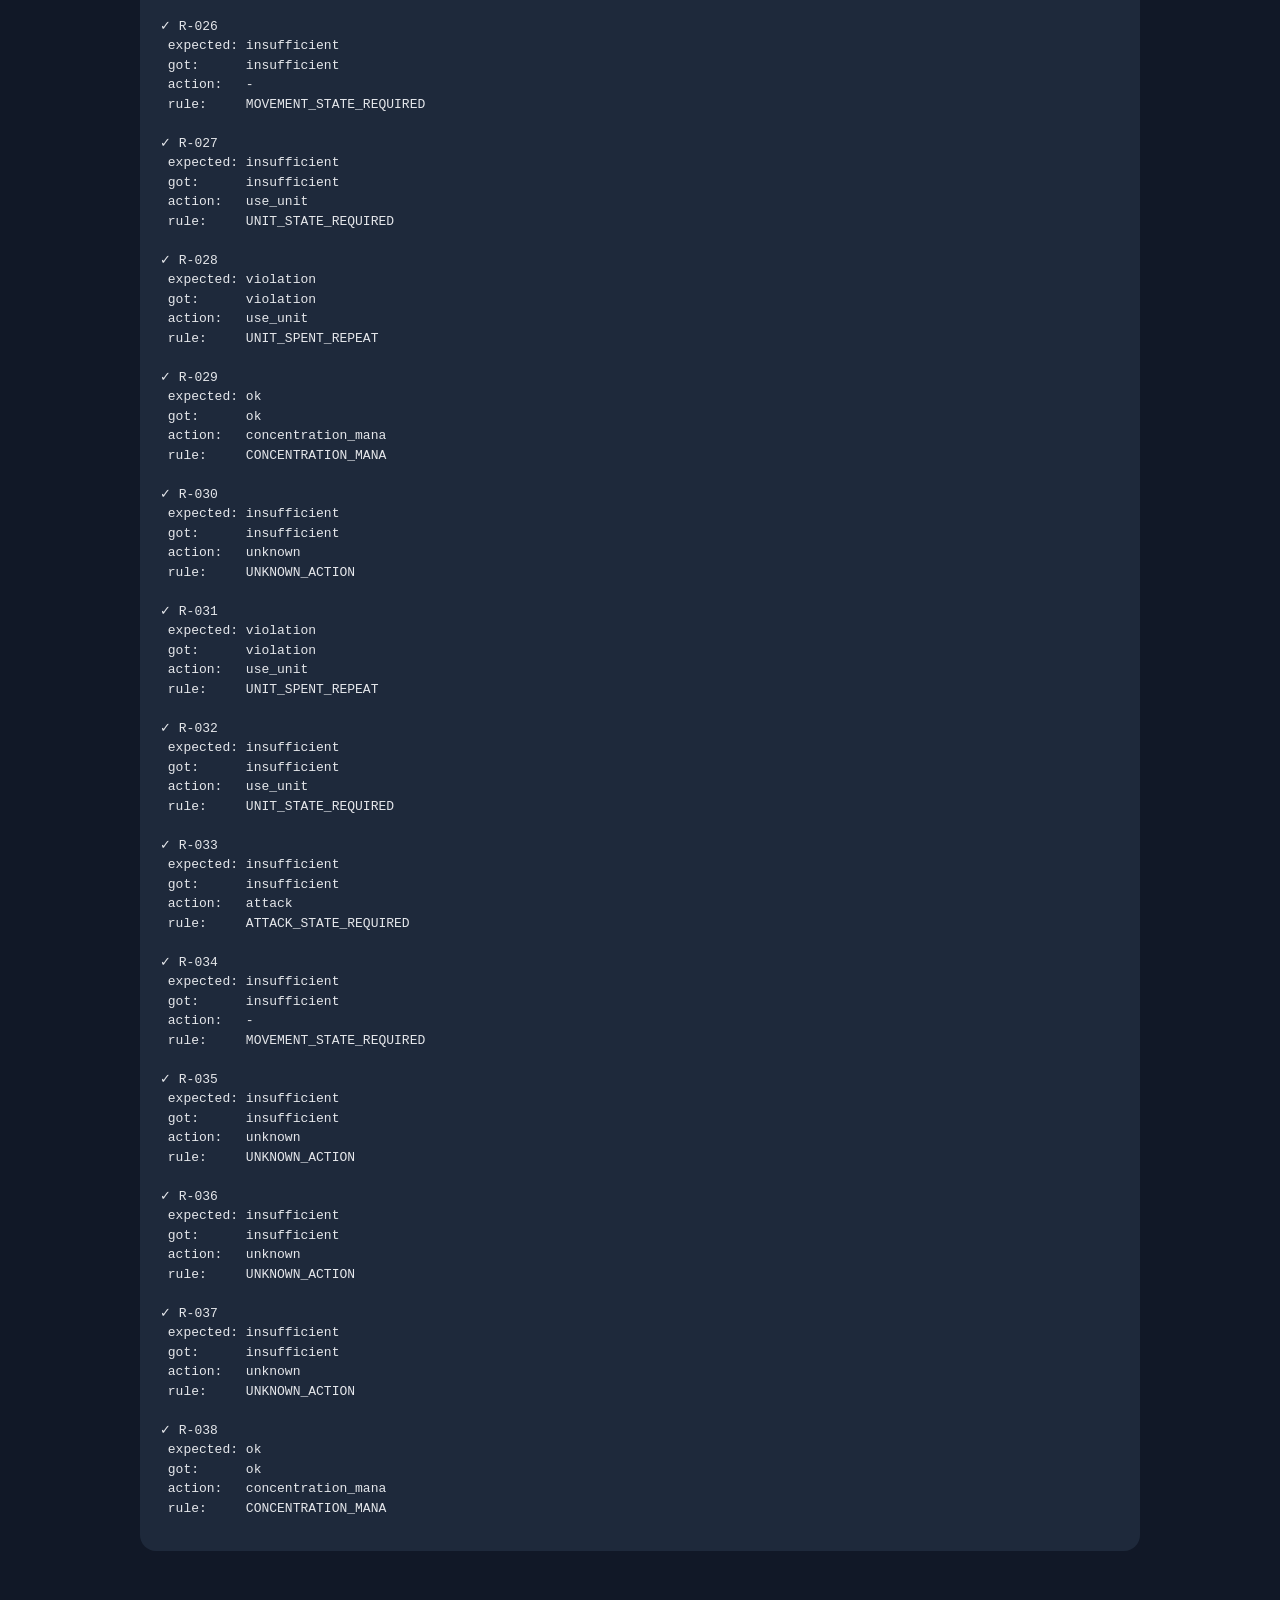
<file: tests/regression-v2.html>
<!doctype html><html lang="zh-Hant"><meta charset="utf-8"><meta name="viewport" content="width=device-width,initial-scale=1"><title>Rules Engine v2 Regression</title><style>body{font-family:system-ui,"Microsoft JhengHei",sans-serif;max-width:1000px;margin:30px auto;padding:20px;background:#111827;color:#e5e7eb}.pass{color:#86efac}.fail{color:#fca5a5}section{background:#1e293b;padding:20px;border-radius:16px;margin-bottom:20px}pre{white-space:pre-wrap;line-height:1.5}</style><body><h1>⚖ Rules Engine v2 — Regression</h1><section id="summary">Running…</section><section><pre id="details"></pre></section><script src="../app.js?v=2.0.3"></script><script>(async()=>{const cases=[
['R-001','我這回合第二次使用已經 Spent 的 Unit。',{unitState:'unknown'},'violation'],
['R-002','我再次使用這個 Unit。',{unitState:'unknown'},'insufficient'],
['R-003','Concentration 取得 Mana。',{},'ok'],
['R-004','我在 Block 階段用 Block 防禦敵人的攻擊。',{phase:'Block'},'ok'],
['R-005','我用 Block 防禦敵人的攻擊。',{phase:'Attack'},'violation'],
['R-006','我用 Block 防禦敵人的攻擊。',{phase:'unknown'},'insufficient'],
['R-007','我攻擊敵人。',{},'insufficient'],
['R-008','我在 Night 移動到森林。',{time:'Night'},'insufficient'],
['R-009','我已經 Ready 的 Unit 再次使用。',{},'insufficient'],
['R-010','我這回合第二次使用已經 Spent 的 Unit',{unitState:'ready'},'violation'],
['R-011','',{},'insufficient'],
['R-012','這個行動是否合法？',{},'insufficient'],
['R-013','這個行動一定合法。',{},'insufficient'],
['R-014','我要移動到森林。',{},'insufficient'],
['R-015','我要攻擊敵人。',{},'insufficient'],
['R-016','晚上我要移動到森林。',{time:'Night'},'insufficient'],
['R-017','我使用 Unit。',{unitState:'unknown'},'insufficient'],
['R-018','我再次啟動 Unit。',{unitState:'unknown'},'insufficient'],
['R-019','我再次啟動已用過的 Unit。',{},'violation'],
['R-020','Concentration 取得 魔力。',{},'ok'],
['R-021','我在白天移動到森林。',{time:'Day'},'insufficient'],
['R-022','我在 Attack 階段 Block。',{phase:'Attack'},'violation'],
['R-023','我在 Block 階段 Block。',{phase:'Block'},'ok'],
['R-024','我用 block 防禦 enemy。',{phase:'Block'},'ok'],
['R-025','attack enemy',{},'insufficient'],
['R-026','move to forest',{},'insufficient'],
['R-027','use unit again',{},'insufficient'],
['R-028','use spent unit again',{},'violation'],
['R-029','concentration mana',{},'ok'],
['R-030','我不確定這個行動可以嗎？',{},'insufficient'],
['R-031','我再次使用這個 Unit。',{unitState:'spent'},'violation'],
['R-032','我再次使用這個 Unit。',{unitState:'ready'},'insufficient'],
['R-033','我攻擊敵人。',{phase:'Attack'},'insufficient'],
['R-034','我移動到森林。',{time:'Night'},'insufficient'],
['R-035','未知行動。',{},'insufficient'],
['R-036','是否合法',{},'insufficient'],
['R-037','我一定合法。',{},'insufficient'],
['R-038','Concentration 取得 Mana',{},'ok']
];let p=0,f=0,out=[];for(const [id,input,state,expected] of cases){let r=check(input,state),got=r.type;const ok=got===expected;if(ok)p++;else f++;out.push(`${ok?'✓':'✗'} ${id}\n expected: ${expected}\n got:      ${got}\n action:   ${r.normalized?.action||'-'}\n rule:     ${r.ruleId||'-'}`)}document.getElementById('summary').innerHTML=`<h2 class="${f?'fail':'pass'}">${f?'FAIL':'PASS'} — ${p}/${cases.length} passed</h2>`;document.getElementById('details').textContent=out.join('\n\n')})()</script></body></html>
</file>
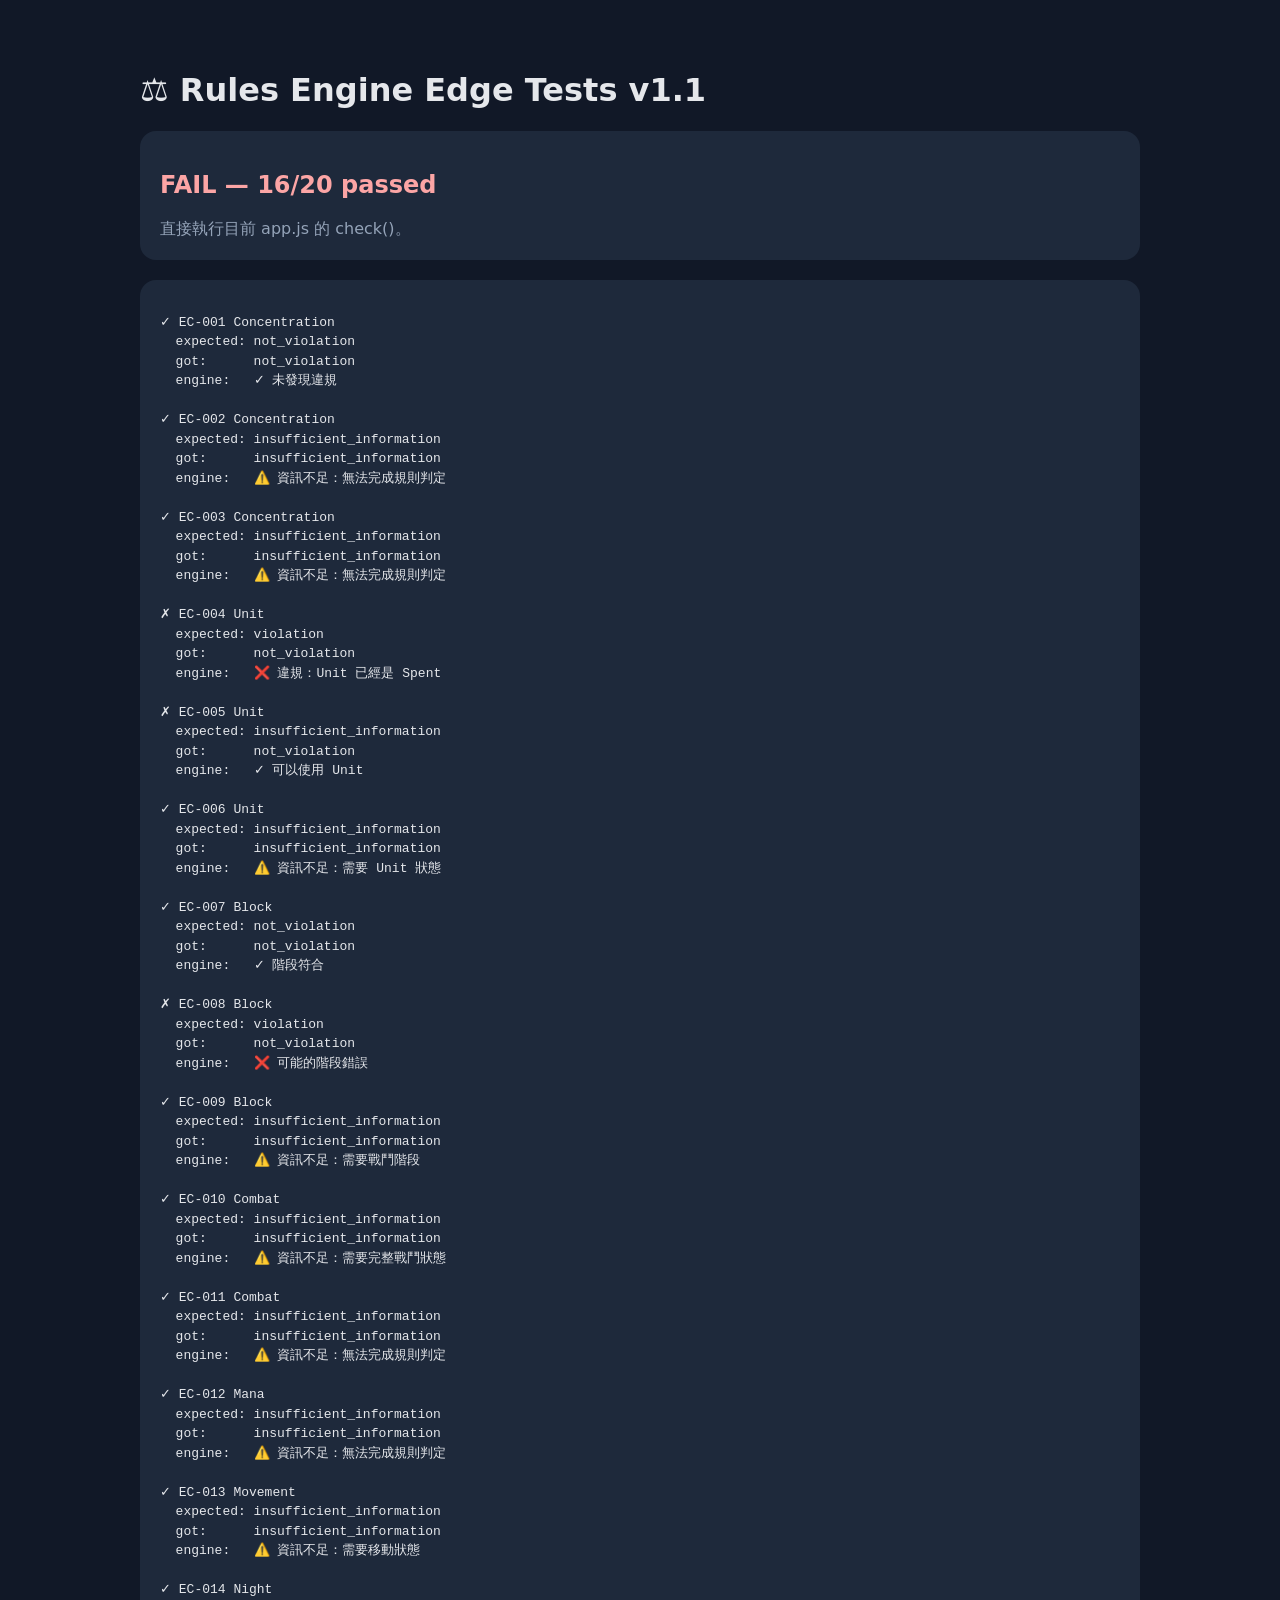
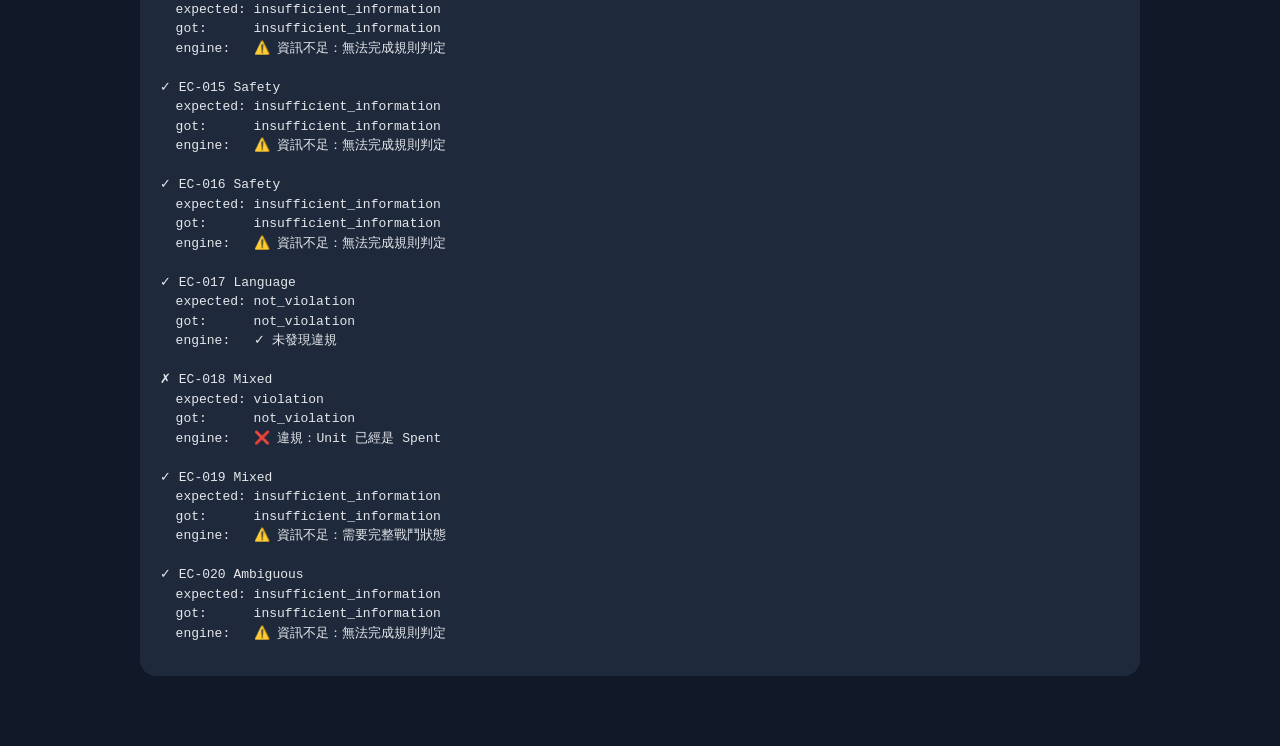
<file: tests/run-edge-tests.html>
<!doctype html><html lang="zh-Hant"><head><meta charset="utf-8"><meta name="viewport" content="width=device-width,initial-scale=1"><title>Rules Engine Edge Tests</title><style>body{font-family:system-ui,"Microsoft JhengHei",sans-serif;max-width:1000px;margin:30px auto;padding:20px;background:#111827;color:#e5e7eb}section{background:#1e293b;padding:20px;border-radius:16px;margin-bottom:20px}.pass{color:#86efac}.fail{color:#fca5a5}pre{white-space:pre-wrap;line-height:1.5}.meta{color:#94a3b8}</style></head><body><h1>⚖ Rules Engine Edge Tests v1.1</h1><section id="summary">Running...</section><section><pre id="details"></pre></section><script src="../app.js?v=1.1.1"></script><script>(async()=>{const d=await fetch('./edge-cases-v1.json?v=1.1.1').then(r=>r.json());let p=0,f=0,o=[];for(const c of d.cases){const r=check(c.input,c.state||{unitState:'unknown',phase:'unknown'});const got=r.type==='error'?'violation':r.type==='insufficient'?'insufficient_information':'not_violation';const ok=got===c.expected;ok?p++:f++;o.push(`${ok?'✓':'✗'} ${c.id} ${c.category}\n  expected: ${c.expected}\n  got:      ${got}\n  engine:   ${r.title}`)}document.getElementById('summary').innerHTML=`<h2 class="${f?'fail':'pass'}">${f?'FAIL':'PASS'} — ${p}/${d.cases.length} passed</h2><div class="meta">直接執行目前 app.js 的 check()。</div>`;document.getElementById('details').textContent=o.join('\n\n')})()</script></body></html>
</file>
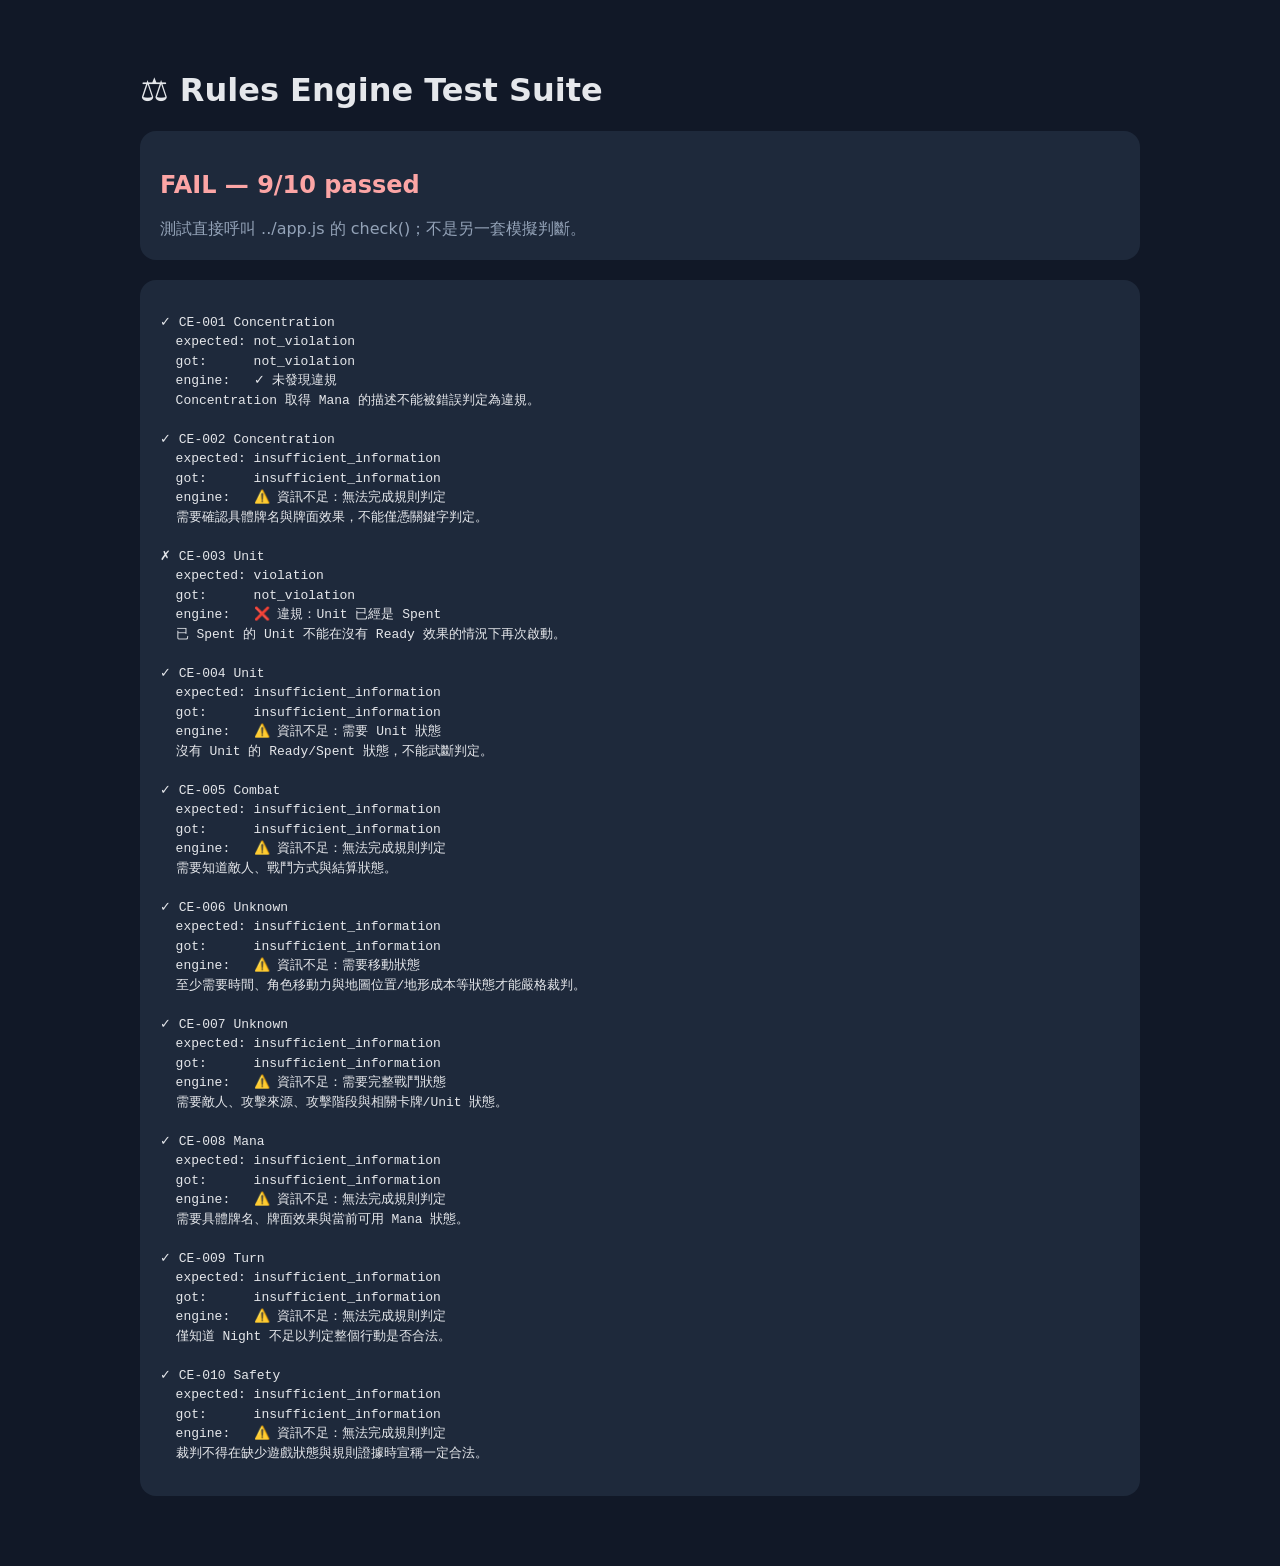
<file: tests/run-tests.html>
<!doctype html>
<html lang="zh-Hant"><head><meta charset="utf-8"><meta name="viewport" content="width=device-width,initial-scale=1"><title>Rules Engine Test Suite</title><style>body{font-family:system-ui,"Microsoft JhengHei",sans-serif;max-width:1000px;margin:30px auto;padding:20px;background:#111827;color:#e5e7eb}section{background:#1e293b;padding:20px;border-radius:16px;margin-bottom:20px}.pass{color:#86efac}.fail{color:#fca5a5}.skip{color:#fde68a}pre{white-space:pre-wrap;line-height:1.5}.meta{color:#94a3b8}</style></head><body><h1>⚖ Rules Engine Test Suite</h1><section id="summary">Running...</section><section><pre id="details"></pre></section><script src="../app.js"></script><script>
(async()=>{const data=await fetch('./rules-engine-tests.json').then(r=>r.json());let pass=0,fail=0;const out=[];for(const c of data.cases){const r=check(c.input,c.state||{unitState:'unknown',phase:'unknown'});let got=r.type==='error'?'violation':r.type==='insufficient'?'insufficient_information':'not_violation';const ok=got===c.expected;if(ok)pass++;else fail++;out.push(`${ok?'✓':'✗'} ${c.id} ${c.category}\n  expected: ${c.expected}\n  got:      ${got}\n  engine:   ${r.title}\n  ${c.reason}`)}document.getElementById('summary').innerHTML=`<h2 class="${fail?'fail':'pass'}">${fail?'FAIL':'PASS'} — ${pass}/${data.cases.length} passed</h2><div class="meta">測試直接呼叫 ../app.js 的 check()；不是另一套模擬判斷。</div>`;document.getElementById('details').textContent=out.join('\n\n')})();
</script></body></html>
</file>
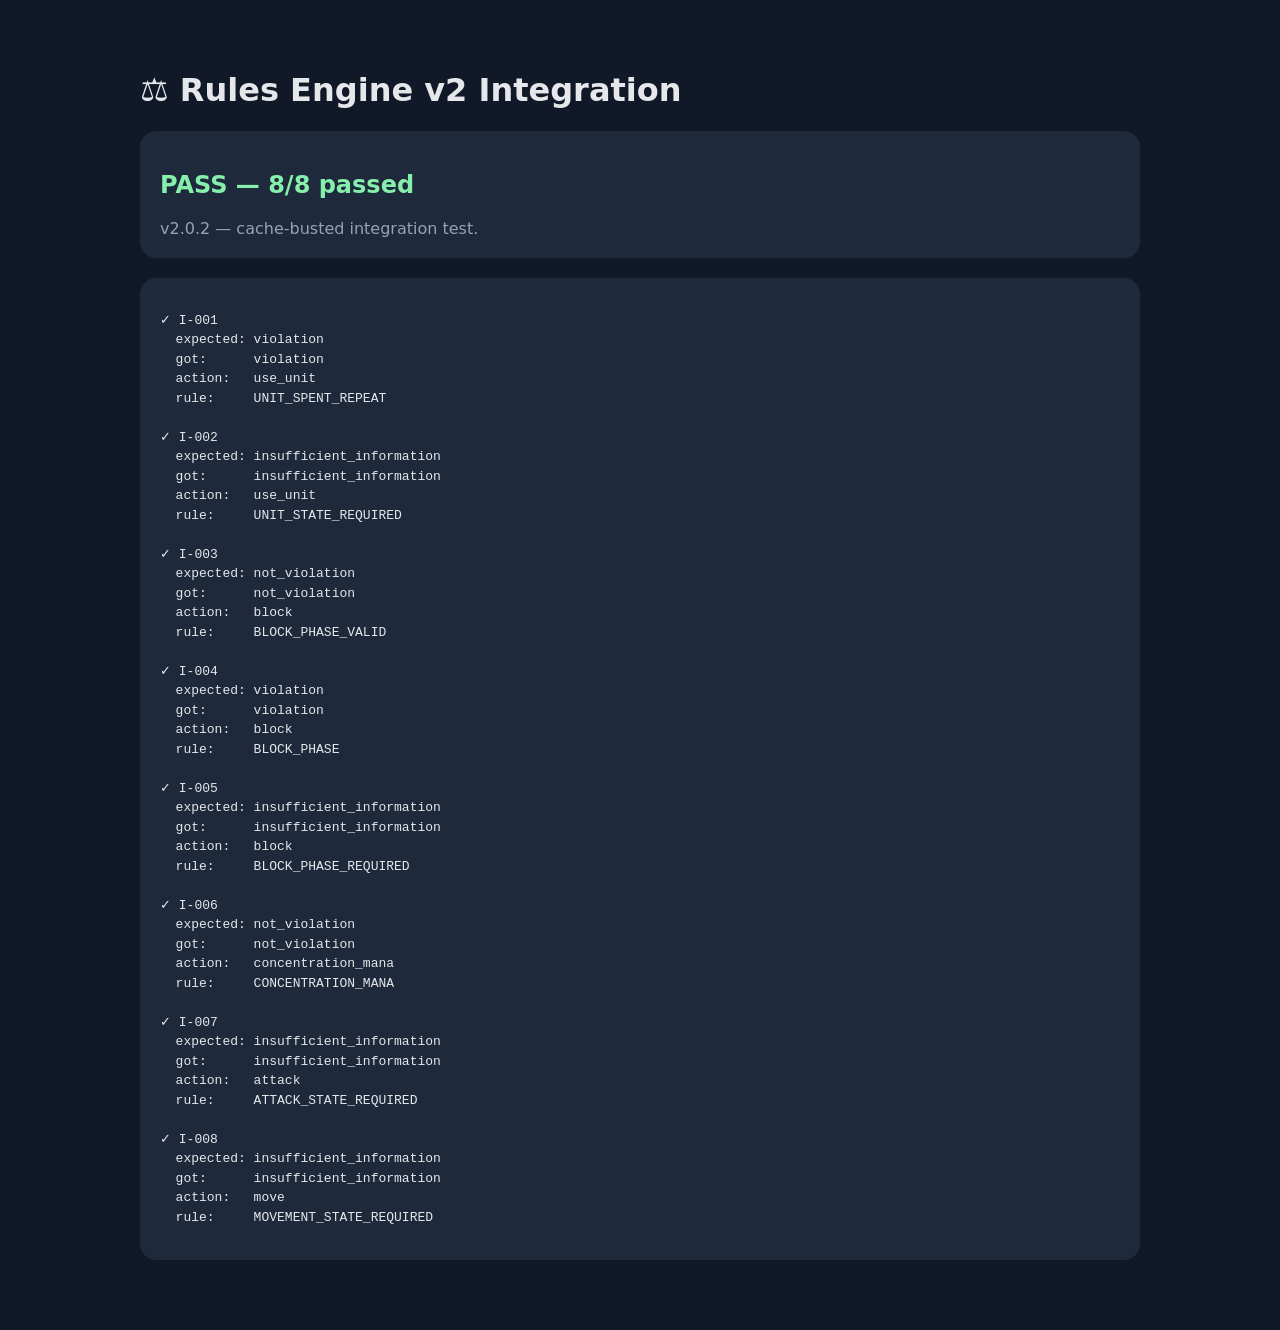
<file: tests/v2-integration-tests.html>
<!doctype html><html lang="zh-Hant"><head><meta charset="utf-8"><meta name="viewport" content="width=device-width,initial-scale=1"><title>Rules Engine v2 Integration Tests</title><style>body{font-family:system-ui,"Microsoft JhengHei",sans-serif;max-width:1000px;margin:30px auto;padding:20px;background:#111827;color:#e5e7eb}section{background:#1e293b;padding:20px;border-radius:16px;margin-bottom:20px}.pass{color:#86efac}.fail{color:#fca5a5}pre{white-space:pre-wrap;line-height:1.5}.meta{color:#94a3b8}</style></head><body><h1>⚖ Rules Engine v2 Integration</h1><section id="summary">Running...</section><section><pre id="details"></pre></section><script src="../engine/rules-v2-adapter.js?v=2.0.2"></script><script>(async()=>{const cases=[
{id:'I-001',input:'我這回合第二次使用已經 Spent 的 Unit。',state:{unitState:'spent'},expected:'violation'},
{id:'I-002',input:'我再次使用這個 Unit。',state:{unitState:'unknown'},expected:'insufficient_information'},
{id:'I-003',input:'我在 Block 階段用 Block 防禦敵人的攻擊。',state:{phase:'Block'},expected:'not_violation'},
{id:'I-004',input:'我用 Block 防禦敵人的攻擊。',state:{phase:'Attack'},expected:'violation'},
{id:'I-005',input:'我用 Block 防禦敵人的攻擊。',state:{phase:'unknown'},expected:'insufficient_information'},
{id:'I-006',input:'Concentration 取得 Mana。',state:{},expected:'not_violation'},
{id:'I-007',input:'我攻擊敵人。',state:{},expected:'insufficient_information'},
{id:'I-008',input:'我在 Night 移動到森林。',state:{time:'Night',terrain:'forest'},expected:'insufficient_information'}
];let p=0,f=0,o=[];for(const c of cases){const r=evaluateStructuredV2(c.input,c.state);const got=r?.type==='error'?'violation':r?.type==='insufficient'?'insufficient_information':r?.type==='ok'?'not_violation':'no_result';const ok=got===c.expected;ok?p++:f++;o.push(`${ok?'✓':'✗'} ${c.id}\n  expected: ${c.expected}\n  got:      ${got}\n  action:   ${r?.normalized?.action||'-'}\n  rule:     ${r?.ruleId||'-'}`)}document.getElementById('summary').innerHTML=`<h2 class="${f?'fail':'pass'}">${f?'FAIL':'PASS'} — ${p}/${cases.length} passed</h2><div class="meta">v2.0.2 — cache-busted integration test.</div>`;document.getElementById('details').textContent=o.join('\n\n')})()</script></body></html>
</file>
<file: style.css>
*{box-sizing:border-box}body{margin:0;min-height:100vh;background:#111827;color:#e5e7eb;font-family:system-ui,-apple-system,BlinkMacSystemFont,"Segoe UI","Microsoft JhengHei",sans-serif}.app{width:min(900px,calc(100% - 32px));margin:0 auto;padding:42px 0}.badge{display:inline-block;padding:6px 10px;border:1px solid #475569;border-radius:999px;font-size:12px;letter-spacing:.08em;color:#cbd5e1}h1{font-size:clamp(32px,6vw,52px);margin:14px 0 8px}h2{font-size:18px;margin:0 0 18px}header p{color:#94a3b8;margin-top:0}.panel,.result{margin-top:22px;padding:24px;border:1px solid #334155;border-radius:18px;background:#1e293b;box-shadow:0 12px 40px rgba(0,0,0,.18)}.grid{display:grid;grid-template-columns:repeat(4,1fr);gap:12px}label{display:block;font-weight:700;font-size:14px}input,select{display:block;width:100%;margin-top:7px;border:1px solid #475569;border-radius:10px;background:#0f172a;color:#f8fafc;padding:10px;font:inherit}textarea{width:100%;min-height:150px;resize:vertical;border:1px solid #475569;border-radius:12px;background:#0f172a;color:#f8fafc;padding:15px;font:inherit;line-height:1.6}textarea:focus,input:focus,select:focus{outline:2px solid #64748b;outline-offset:2px}.controls{display:flex;gap:10px;margin-top:14px}button{border:0;border-radius:10px;padding:11px 16px;font:inherit;font-weight:700;cursor:pointer;background:#f8fafc;color:#0f172a}button:hover{filter:brightness(.92)}button.secondary{background:#334155;color:#e2e8f0}.examples{display:flex;flex-wrap:wrap;gap:8px;margin-top:14px}.examples button{font-size:13px;background:#273449;color:#cbd5e1;border:1px solid #475569}.result{min-height:160px;white-space:normal;line-height:1.7}.result.empty{color:#94a3b8}.result.ok{border-color:#15803d}.result.warn,.result.insufficient{border-color:#a16207}.result.error{border-color:#b91c1c}.verdict{font-size:22px;font-weight:800;margin-bottom:12px}.source{margin-top:20px;padding-top:14px;border-top:1px solid #334155;font-size:12px}.source a{color:#94a3b8}footer{padding:22px 4px;color:#64748b}@media(max-width:700px){.grid{grid-template-columns:repeat(2,1fr)}}@media(max-width:600px){.app{padding:28px 0}.panel,.result{padding:18px}.controls button{flex:1}.examples button{flex:1 1 auto}.grid{grid-template-columns:1fr 1fr}}
</file>
